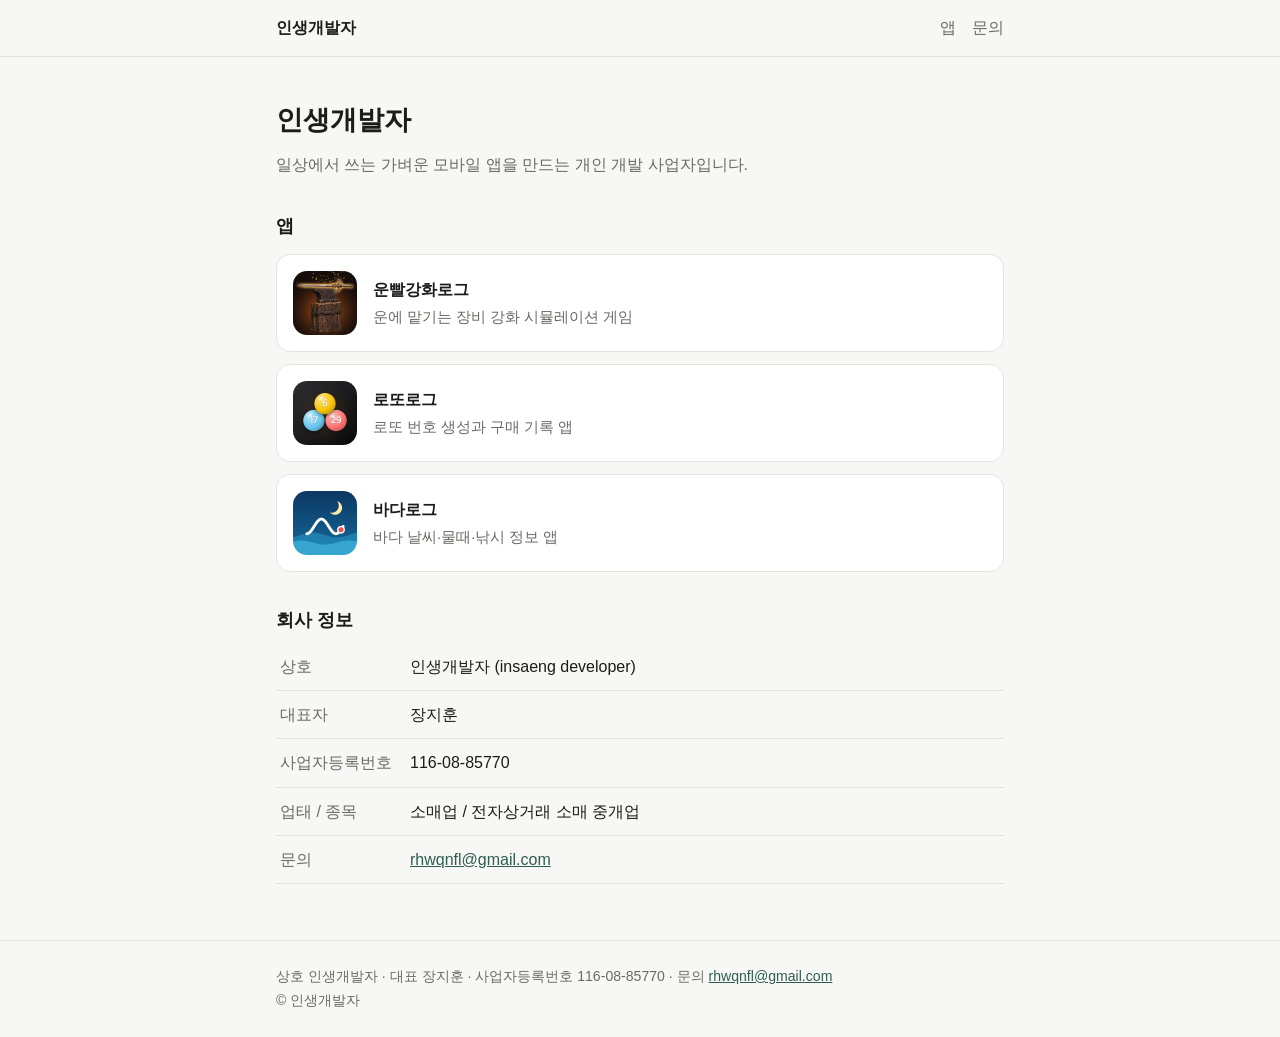
<file: index.html>
<!doctype html><html lang="ko"><head><meta charset="utf-8"><meta name="viewport" content="width=device-width,initial-scale=1">
<title>인생개발자 - 모바일 앱 개발</title><link rel="stylesheet" href="style.css"></head><body>
<header><div class="wrap"><a class="brand" href="">인생개발자</a><nav><a href="">앱</a><a href="contact/">문의</a></nav></div></header>
<main class="wrap"><h1>인생개발자</h1>
<p class="lead">일상에서 쓰는 가벼운 모바일 앱을 만드는 개인 개발 사업자입니다.</p>
<h2>앱</h2><a class="card" href="apps/luck-enchant/"><img src="assets/luck-enchant.png" alt=""><div><b>운빨강화로그</b><span>운에 맡기는 장비 강화 시뮬레이션 게임</span></div></a><a class="card" href="apps/lotto-log/"><img src="assets/lotto-log.png" alt=""><div><b>로또로그</b><span>로또 번호 생성과 구매 기록 앱</span></div></a><a class="card" href="apps/sea-log/"><img src="assets/sea-log.png" alt=""><div><b>바다로그</b><span>바다 날씨·물때·낚시 정보 앱</span></div></a>
<h2>회사 정보</h2><table>
<tr><td>상호</td><td>인생개발자 (insaeng developer)</td></tr><tr><td>대표자</td><td>장지훈</td></tr>
<tr><td>사업자등록번호</td><td>116-08-85770</td></tr><tr><td>업태 / 종목</td><td>소매업 / 전자상거래 소매 중개업</td></tr>
<tr><td>문의</td><td><a href="mailto:rhwqnfl@gmail.com">rhwqnfl@gmail.com</a></td></tr></table></main>
<footer><div class="wrap">상호 인생개발자 · 대표 장지훈 · 사업자등록번호 116-08-85770 · 문의 <a href="mailto:rhwqnfl@gmail.com">rhwqnfl@gmail.com</a><br>© 인생개발자</div></footer></body></html>
</file>
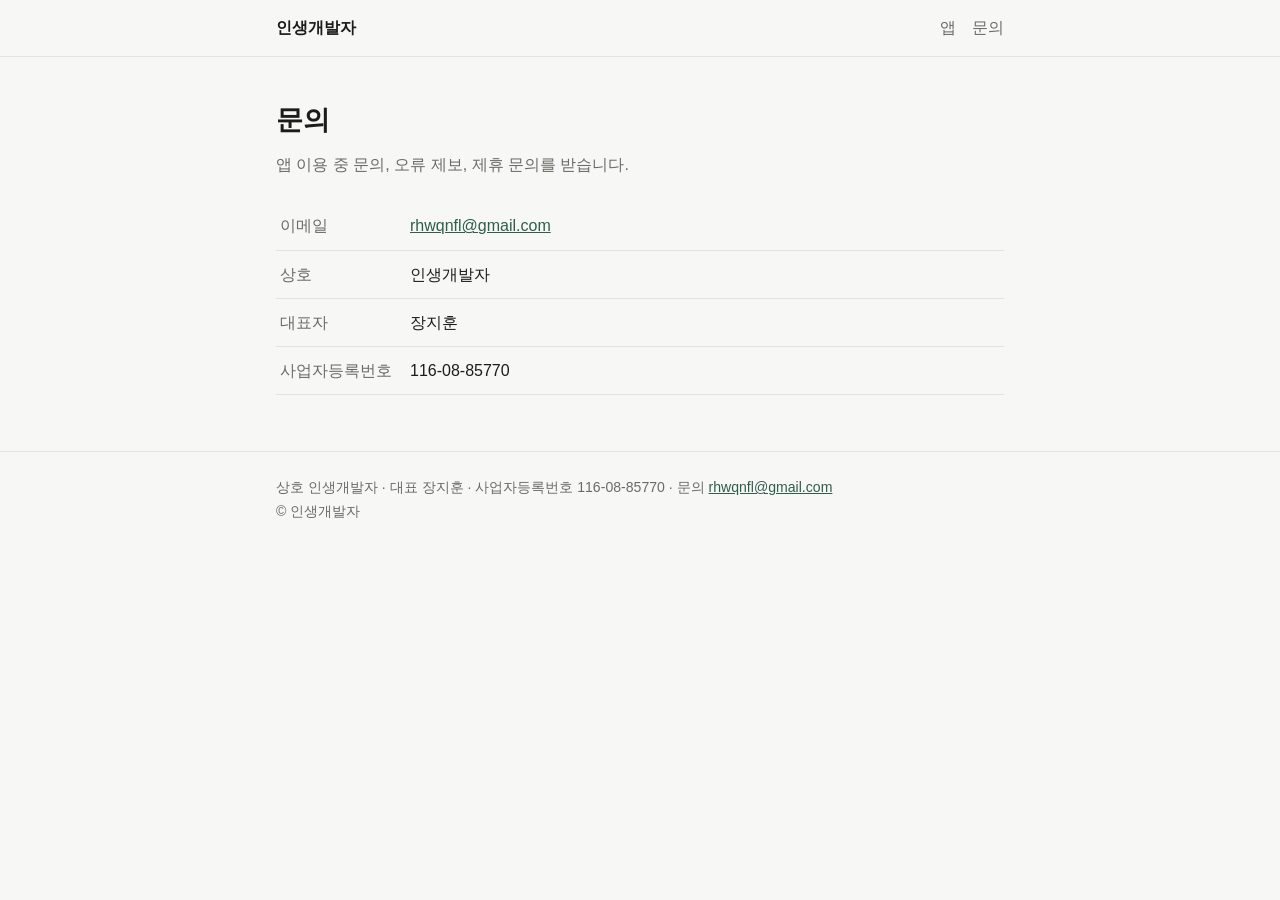
<file: contact/index.html>
<!doctype html><html lang="ko"><head><meta charset="utf-8"><meta name="viewport" content="width=device-width,initial-scale=1">
<title>문의 - 인생개발자</title><link rel="stylesheet" href="../style.css"></head><body>
<header><div class="wrap"><a class="brand" href="../">인생개발자</a><nav><a href="../">앱</a><a href="../contact/">문의</a></nav></div></header>
<main class="wrap"><h1>문의</h1><p class="lead">앱 이용 중 문의, 오류 제보, 제휴 문의를 받습니다.</p>
<table><tr><td>이메일</td><td><a href="mailto:rhwqnfl@gmail.com">rhwqnfl@gmail.com</a></td></tr>
<tr><td>상호</td><td>인생개발자</td></tr><tr><td>대표자</td><td>장지훈</td></tr><tr><td>사업자등록번호</td><td>116-08-85770</td></tr></table></main>
<footer><div class="wrap">상호 인생개발자 · 대표 장지훈 · 사업자등록번호 116-08-85770 · 문의 <a href="mailto:rhwqnfl@gmail.com">rhwqnfl@gmail.com</a><br>© 인생개발자</div></footer></body></html>
</file>
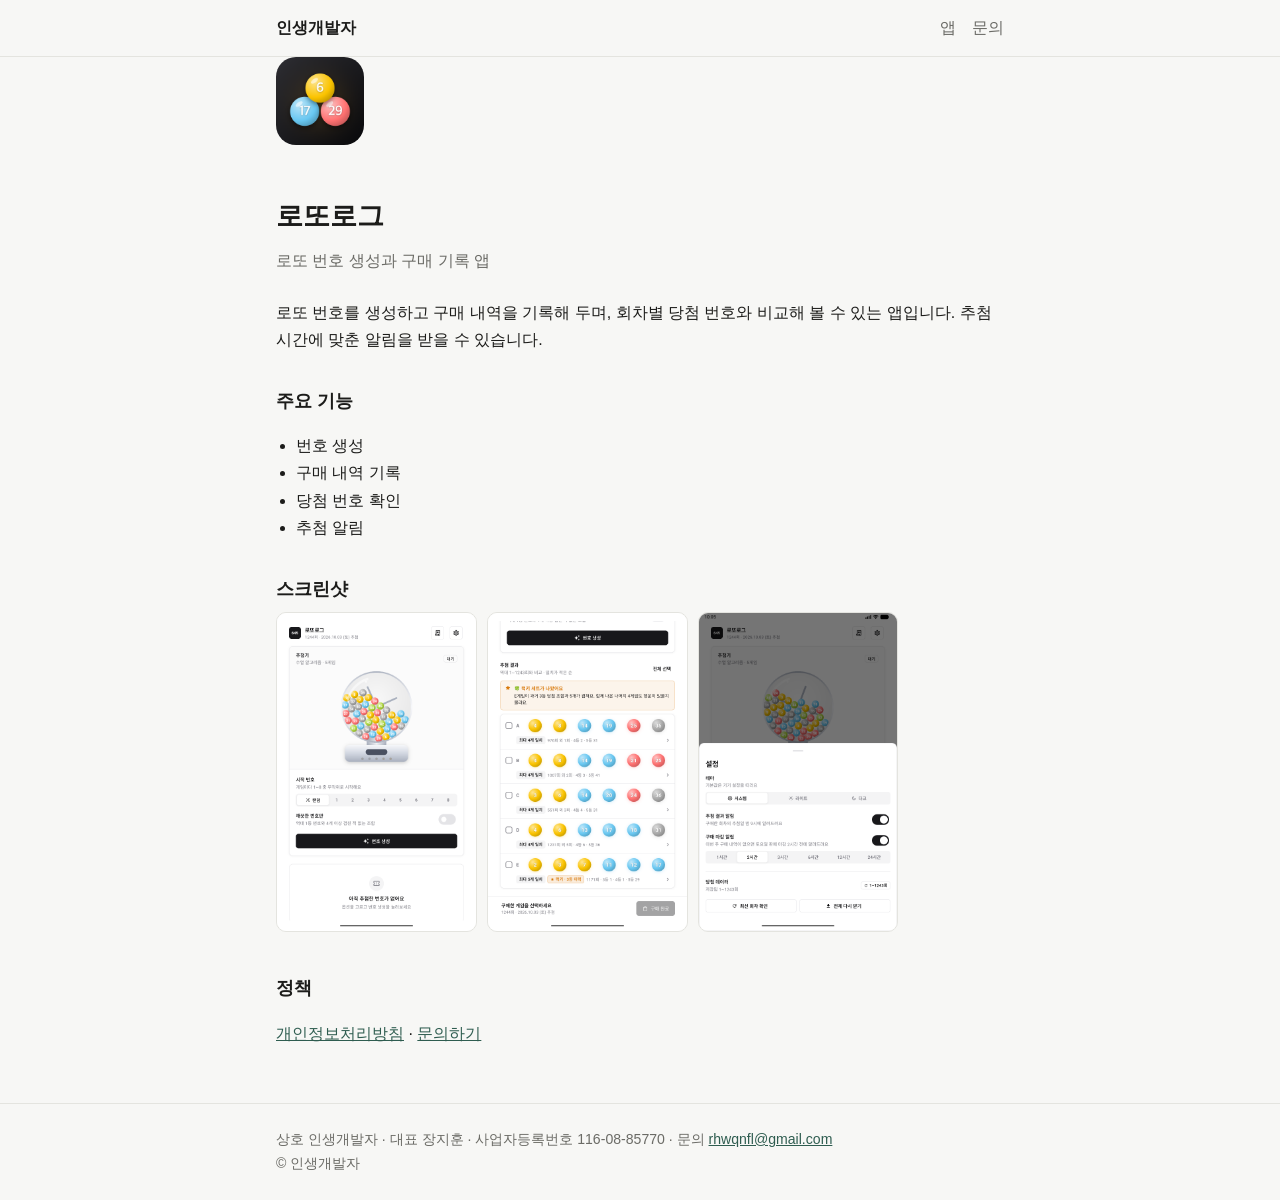
<file: apps/lotto-log/index.html>
<!doctype html><html lang="ko"><head><meta charset="utf-8"><meta name="viewport" content="width=device-width,initial-scale=1">
<title>로또로그 - 인생개발자</title><link rel="stylesheet" href="../../style.css"></head><body>
<header><div class="wrap"><a class="brand" href="../../">인생개발자</a><nav><a href="../../">앱</a><a href="../../contact/">문의</a></nav></div></header>
<main class="wrap"><img src="../../assets/lotto-log.png" alt="" style="width:88px;height:88px;border-radius:20px"><h1>로또로그</h1><p class="lead">로또 번호 생성과 구매 기록 앱</p>
<p>로또 번호를 생성하고 구매 내역을 기록해 두며, 회차별 당첨 번호와 비교해 볼 수 있는 앱입니다. 추첨 시간에 맞춘 알림을 받을 수 있습니다.</p><h2>주요 기능</h2><ul><li>번호 생성</li><li>구매 내역 기록</li><li>당첨 번호 확인</li><li>추첨 알림</li></ul><h2>스크린샷</h2><div class="shots"><img src="../../assets/lotto_t7_1_main.png" alt=""><img src="../../assets/lotto_t7_3_scroll.png" alt=""><img src="../../assets/lotto_t7_5_settings.png" alt=""></div>
<h2>정책</h2><p><a href="../../privacy/lotto-log/">개인정보처리방침</a> · <a href="../../contact/">문의하기</a></p></main>
<footer><div class="wrap">상호 인생개발자 · 대표 장지훈 · 사업자등록번호 116-08-85770 · 문의 <a href="mailto:rhwqnfl@gmail.com">rhwqnfl@gmail.com</a><br>© 인생개발자</div></footer></body></html>
</file>
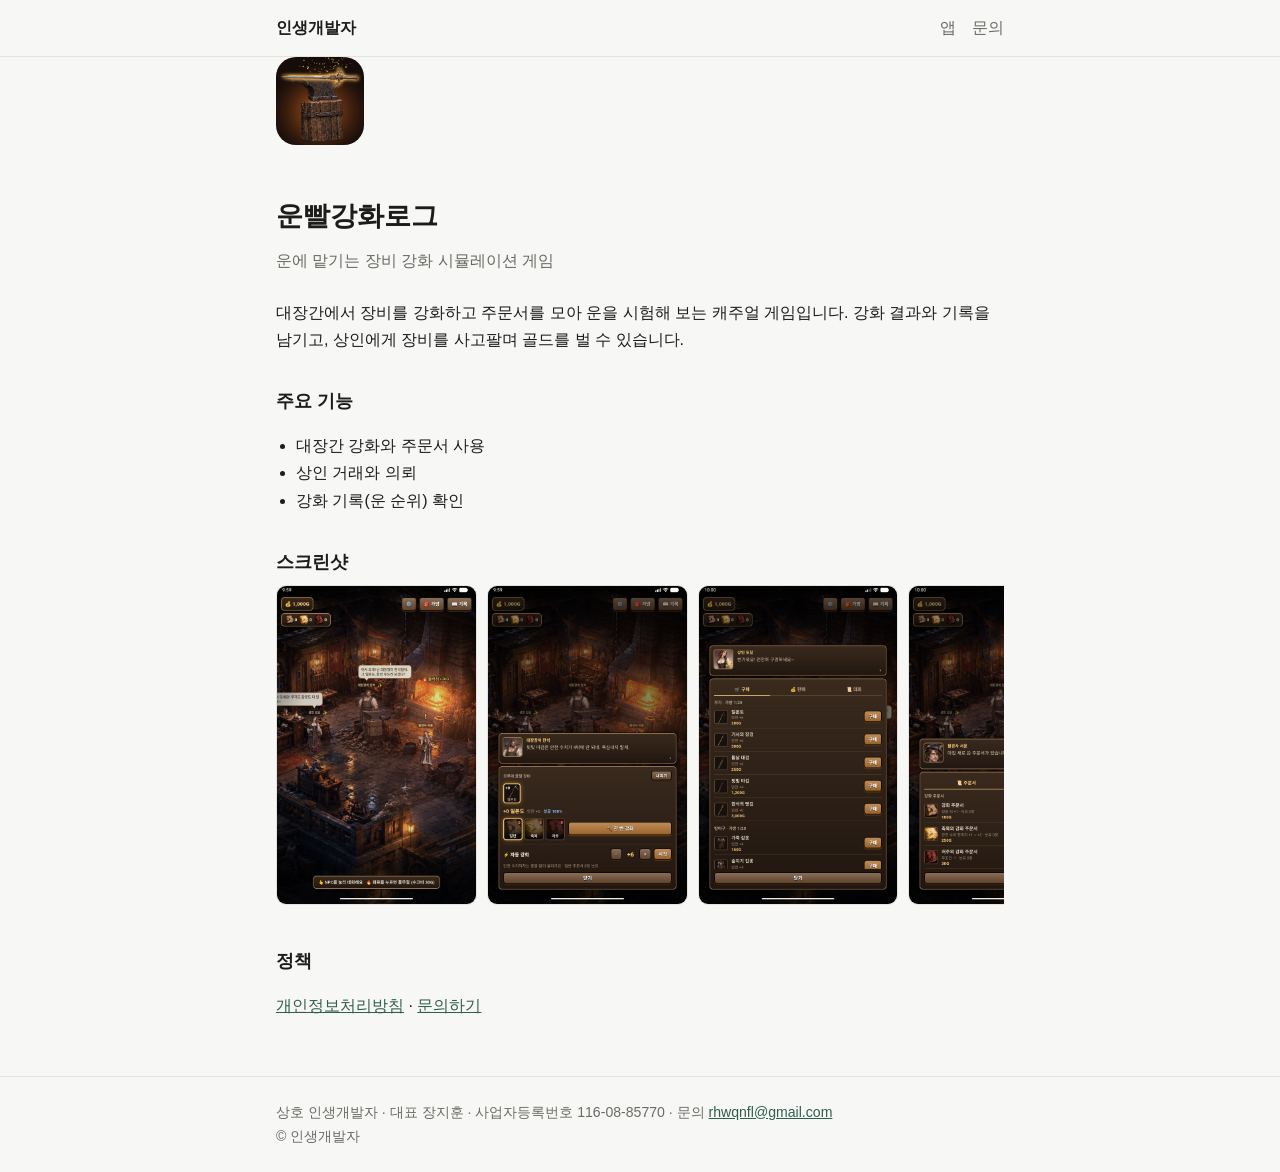
<file: apps/luck-enchant/index.html>
<!doctype html><html lang="ko"><head><meta charset="utf-8"><meta name="viewport" content="width=device-width,initial-scale=1">
<title>운빨강화로그 - 인생개발자</title><link rel="stylesheet" href="../../style.css"></head><body>
<header><div class="wrap"><a class="brand" href="../../">인생개발자</a><nav><a href="../../">앱</a><a href="../../contact/">문의</a></nav></div></header>
<main class="wrap"><img src="../../assets/luck-enchant.png" alt="" style="width:88px;height:88px;border-radius:20px"><h1>운빨강화로그</h1><p class="lead">운에 맡기는 장비 강화 시뮬레이션 게임</p>
<p>대장간에서 장비를 강화하고 주문서를 모아 운을 시험해 보는 캐주얼 게임입니다. 강화 결과와 기록을 남기고, 상인에게 장비를 사고팔며 골드를 벌 수 있습니다.</p><h2>주요 기능</h2><ul><li>대장간 강화와 주문서 사용</li><li>상인 거래와 의뢰</li><li>강화 기록(운 순위) 확인</li></ul><h2>스크린샷</h2><div class="shots"><img src="../../assets/luck_t7_1_main.png" alt=""><img src="../../assets/luck_t7_2_smith.png" alt=""><img src="../../assets/luck_t7_3_merchant.png" alt=""><img src="../../assets/luck_t7_4_scribe.png" alt=""><img src="../../assets/luck_t7_5_bag.png" alt=""></div>
<h2>정책</h2><p><a href="../../privacy/luck-enchant/">개인정보처리방침</a> · <a href="../../contact/">문의하기</a></p></main>
<footer><div class="wrap">상호 인생개발자 · 대표 장지훈 · 사업자등록번호 116-08-85770 · 문의 <a href="mailto:rhwqnfl@gmail.com">rhwqnfl@gmail.com</a><br>© 인생개발자</div></footer></body></html>
</file>
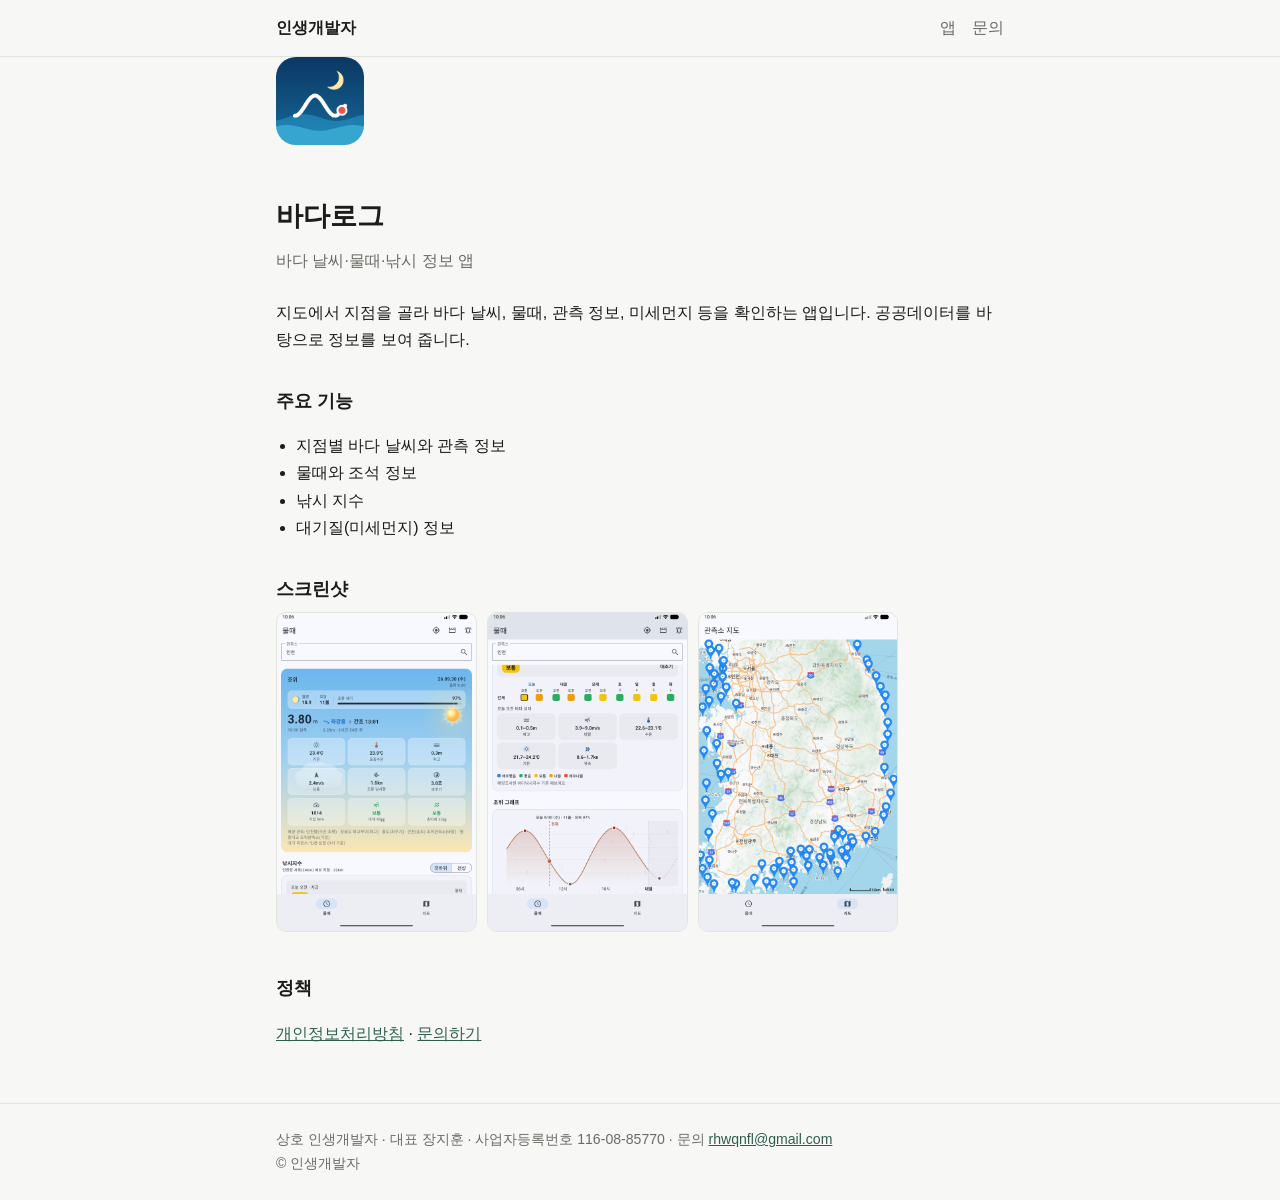
<file: apps/sea-log/index.html>
<!doctype html><html lang="ko"><head><meta charset="utf-8"><meta name="viewport" content="width=device-width,initial-scale=1">
<title>바다로그 - 인생개발자</title><link rel="stylesheet" href="../../style.css"></head><body>
<header><div class="wrap"><a class="brand" href="../../">인생개발자</a><nav><a href="../../">앱</a><a href="../../contact/">문의</a></nav></div></header>
<main class="wrap"><img src="../../assets/sea-log.png" alt="" style="width:88px;height:88px;border-radius:20px"><h1>바다로그</h1><p class="lead">바다 날씨·물때·낚시 정보 앱</p>
<p>지도에서 지점을 골라 바다 날씨, 물때, 관측 정보, 미세먼지 등을 확인하는 앱입니다. 공공데이터를 바탕으로 정보를 보여 줍니다.</p><h2>주요 기능</h2><ul><li>지점별 바다 날씨와 관측 정보</li><li>물때와 조석 정보</li><li>낚시 지수</li><li>대기질(미세먼지) 정보</li></ul><h2>스크린샷</h2><div class="shots"><img src="../../assets/sea_t7_1_tide.png" alt=""><img src="../../assets/sea_t7_2_scroll.png" alt=""><img src="../../assets/sea_t7_4_map.png" alt=""></div>
<h2>정책</h2><p><a href="../../privacy/sea-log/">개인정보처리방침</a> · <a href="../../contact/">문의하기</a></p></main>
<footer><div class="wrap">상호 인생개발자 · 대표 장지훈 · 사업자등록번호 116-08-85770 · 문의 <a href="mailto:rhwqnfl@gmail.com">rhwqnfl@gmail.com</a><br>© 인생개발자</div></footer></body></html>
</file>
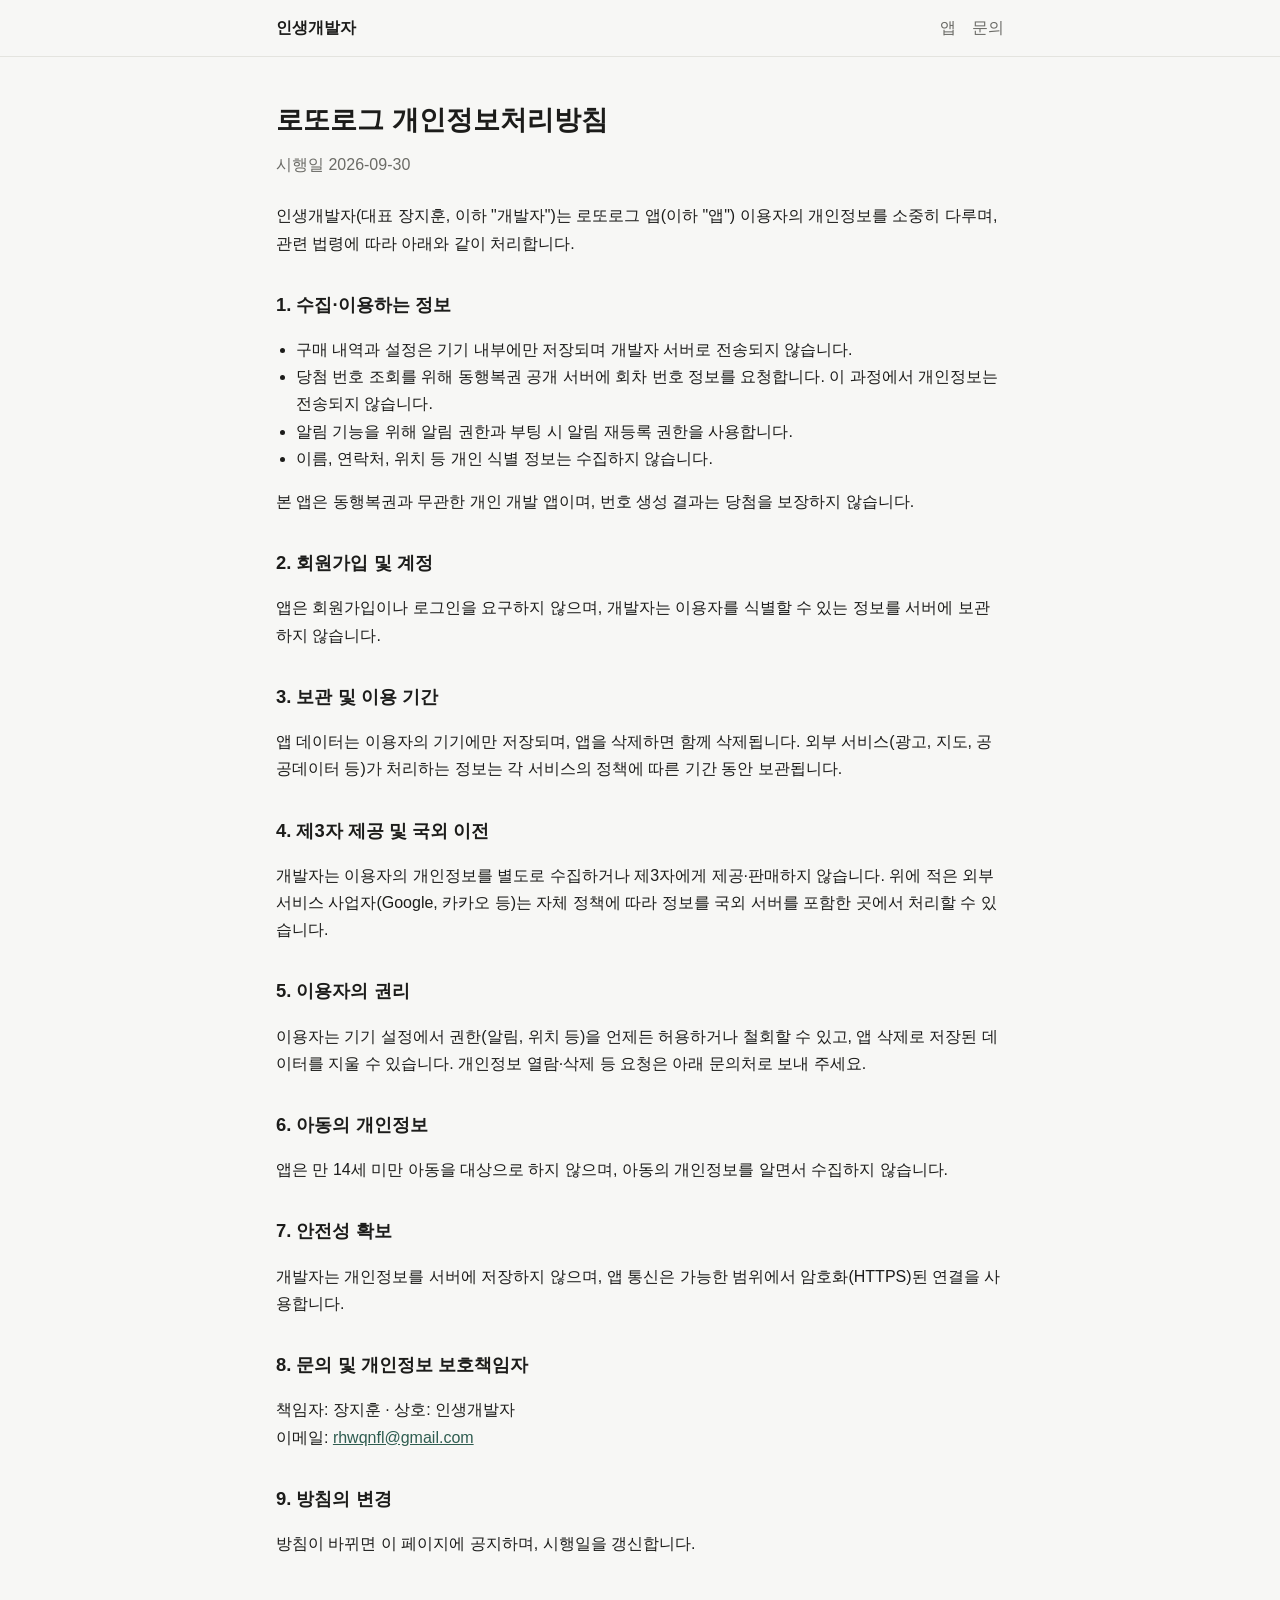
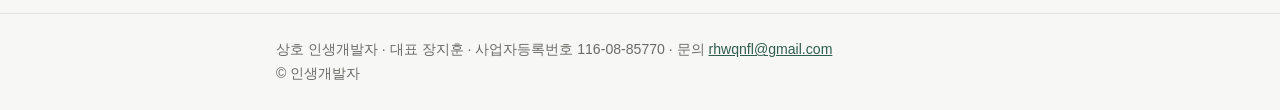
<file: privacy/lotto-log/index.html>
<!doctype html><html lang="ko"><head><meta charset="utf-8"><meta name="viewport" content="width=device-width,initial-scale=1">
<title>로또로그 개인정보처리방침 - 인생개발자</title><link rel="stylesheet" href="../../style.css"></head><body>
<header><div class="wrap"><a class="brand" href="../../">인생개발자</a><nav><a href="../../">앱</a><a href="../../contact/">문의</a></nav></div></header>
<main class="wrap"><h1>로또로그 개인정보처리방침</h1>
<p class="lead">시행일 2026-09-30</p>
<p>인생개발자(대표 장지훈, 이하 "개발자")는 로또로그 앱(이하 "앱") 이용자의 개인정보를 소중히 다루며, 관련 법령에 따라 아래와 같이 처리합니다.</p>
<h2>1. 수집·이용하는 정보</h2><ul><li>구매 내역과 설정은 기기 내부에만 저장되며 개발자 서버로 전송되지 않습니다.</li><li>당첨 번호 조회를 위해 동행복권 공개 서버에 회차 번호 정보를 요청합니다. 이 과정에서 개인정보는 전송되지 않습니다.</li><li>알림 기능을 위해 알림 권한과 부팅 시 알림 재등록 권한을 사용합니다.</li><li>이름, 연락처, 위치 등 개인 식별 정보는 수집하지 않습니다.</li></ul><p>본 앱은 동행복권과 무관한 개인 개발 앱이며, 번호 생성 결과는 당첨을 보장하지 않습니다.</p>
<h2>2. 회원가입 및 계정</h2><p>앱은 회원가입이나 로그인을 요구하지 않으며, 개발자는 이용자를 식별할 수 있는 정보를 서버에 보관하지 않습니다.</p>
<h2>3. 보관 및 이용 기간</h2><p>앱 데이터는 이용자의 기기에만 저장되며, 앱을 삭제하면 함께 삭제됩니다. 외부 서비스(광고, 지도, 공공데이터 등)가 처리하는 정보는 각 서비스의 정책에 따른 기간 동안 보관됩니다.</p>
<h2>4. 제3자 제공 및 국외 이전</h2><p>개발자는 이용자의 개인정보를 별도로 수집하거나 제3자에게 제공·판매하지 않습니다. 위에 적은 외부 서비스 사업자(Google, 카카오 등)는 자체 정책에 따라 정보를 국외 서버를 포함한 곳에서 처리할 수 있습니다.</p>
<h2>5. 이용자의 권리</h2><p>이용자는 기기 설정에서 권한(알림, 위치 등)을 언제든 허용하거나 철회할 수 있고, 앱 삭제로 저장된 데이터를 지울 수 있습니다. 개인정보 열람·삭제 등 요청은 아래 문의처로 보내 주세요.</p>
<h2>6. 아동의 개인정보</h2><p>앱은 만 14세 미만 아동을 대상으로 하지 않으며, 아동의 개인정보를 알면서 수집하지 않습니다.</p>
<h2>7. 안전성 확보</h2><p>개발자는 개인정보를 서버에 저장하지 않으며, 앱 통신은 가능한 범위에서 암호화(HTTPS)된 연결을 사용합니다.</p>
<h2>8. 문의 및 개인정보 보호책임자</h2><p>책임자: 장지훈 · 상호: 인생개발자<br>이메일: <a href="mailto:rhwqnfl@gmail.com">rhwqnfl@gmail.com</a></p>
<h2>9. 방침의 변경</h2><p>방침이 바뀌면 이 페이지에 공지하며, 시행일을 갱신합니다.</p></main>
<footer><div class="wrap">상호 인생개발자 · 대표 장지훈 · 사업자등록번호 116-08-85770 · 문의 <a href="mailto:rhwqnfl@gmail.com">rhwqnfl@gmail.com</a><br>© 인생개발자</div></footer></body></html>
</file>
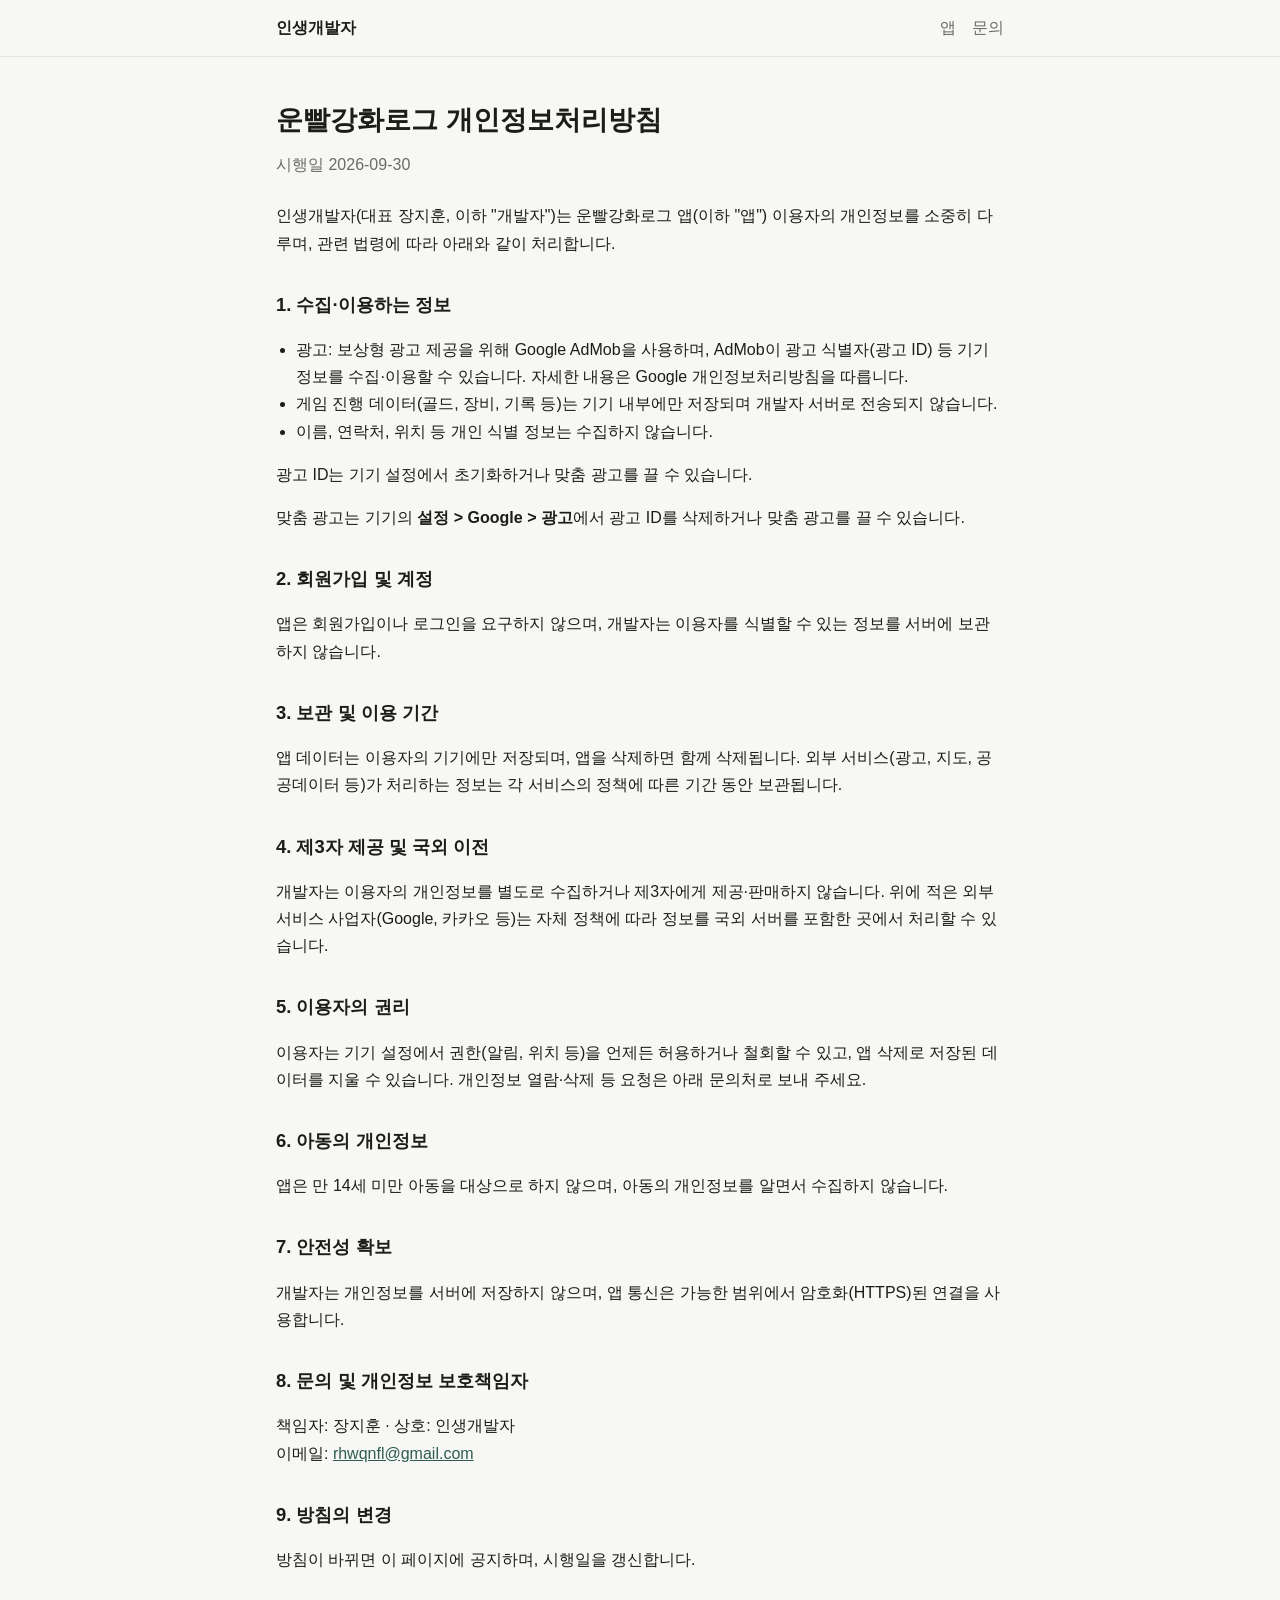
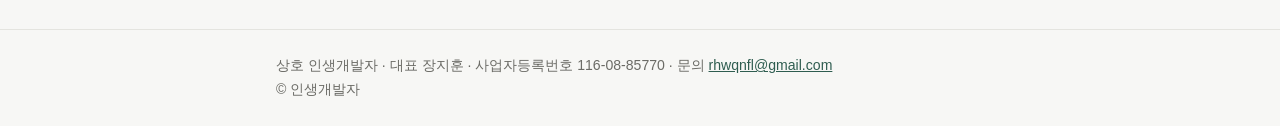
<file: privacy/luck-enchant/index.html>
<!doctype html><html lang="ko"><head><meta charset="utf-8"><meta name="viewport" content="width=device-width,initial-scale=1">
<title>운빨강화로그 개인정보처리방침 - 인생개발자</title><link rel="stylesheet" href="../../style.css"></head><body>
<header><div class="wrap"><a class="brand" href="../../">인생개발자</a><nav><a href="../../">앱</a><a href="../../contact/">문의</a></nav></div></header>
<main class="wrap"><h1>운빨강화로그 개인정보처리방침</h1>
<p class="lead">시행일 2026-09-30</p>
<p>인생개발자(대표 장지훈, 이하 "개발자")는 운빨강화로그 앱(이하 "앱") 이용자의 개인정보를 소중히 다루며, 관련 법령에 따라 아래와 같이 처리합니다.</p>
<h2>1. 수집·이용하는 정보</h2><ul><li>광고: 보상형 광고 제공을 위해 Google AdMob을 사용하며, AdMob이 광고 식별자(광고 ID) 등 기기 정보를 수집·이용할 수 있습니다. 자세한 내용은 Google 개인정보처리방침을 따릅니다.</li><li>게임 진행 데이터(골드, 장비, 기록 등)는 기기 내부에만 저장되며 개발자 서버로 전송되지 않습니다.</li><li>이름, 연락처, 위치 등 개인 식별 정보는 수집하지 않습니다.</li></ul><p>광고 ID는 기기 설정에서 초기화하거나 맞춤 광고를 끌 수 있습니다.</p><p>맞춤 광고는 기기의 <b>설정 &gt; Google &gt; 광고</b>에서 광고 ID를 삭제하거나 맞춤 광고를 끌 수 있습니다.</p>
<h2>2. 회원가입 및 계정</h2><p>앱은 회원가입이나 로그인을 요구하지 않으며, 개발자는 이용자를 식별할 수 있는 정보를 서버에 보관하지 않습니다.</p>
<h2>3. 보관 및 이용 기간</h2><p>앱 데이터는 이용자의 기기에만 저장되며, 앱을 삭제하면 함께 삭제됩니다. 외부 서비스(광고, 지도, 공공데이터 등)가 처리하는 정보는 각 서비스의 정책에 따른 기간 동안 보관됩니다.</p>
<h2>4. 제3자 제공 및 국외 이전</h2><p>개발자는 이용자의 개인정보를 별도로 수집하거나 제3자에게 제공·판매하지 않습니다. 위에 적은 외부 서비스 사업자(Google, 카카오 등)는 자체 정책에 따라 정보를 국외 서버를 포함한 곳에서 처리할 수 있습니다.</p>
<h2>5. 이용자의 권리</h2><p>이용자는 기기 설정에서 권한(알림, 위치 등)을 언제든 허용하거나 철회할 수 있고, 앱 삭제로 저장된 데이터를 지울 수 있습니다. 개인정보 열람·삭제 등 요청은 아래 문의처로 보내 주세요.</p>
<h2>6. 아동의 개인정보</h2><p>앱은 만 14세 미만 아동을 대상으로 하지 않으며, 아동의 개인정보를 알면서 수집하지 않습니다.</p>
<h2>7. 안전성 확보</h2><p>개발자는 개인정보를 서버에 저장하지 않으며, 앱 통신은 가능한 범위에서 암호화(HTTPS)된 연결을 사용합니다.</p>
<h2>8. 문의 및 개인정보 보호책임자</h2><p>책임자: 장지훈 · 상호: 인생개발자<br>이메일: <a href="mailto:rhwqnfl@gmail.com">rhwqnfl@gmail.com</a></p>
<h2>9. 방침의 변경</h2><p>방침이 바뀌면 이 페이지에 공지하며, 시행일을 갱신합니다.</p></main>
<footer><div class="wrap">상호 인생개발자 · 대표 장지훈 · 사업자등록번호 116-08-85770 · 문의 <a href="mailto:rhwqnfl@gmail.com">rhwqnfl@gmail.com</a><br>© 인생개발자</div></footer></body></html>
</file>
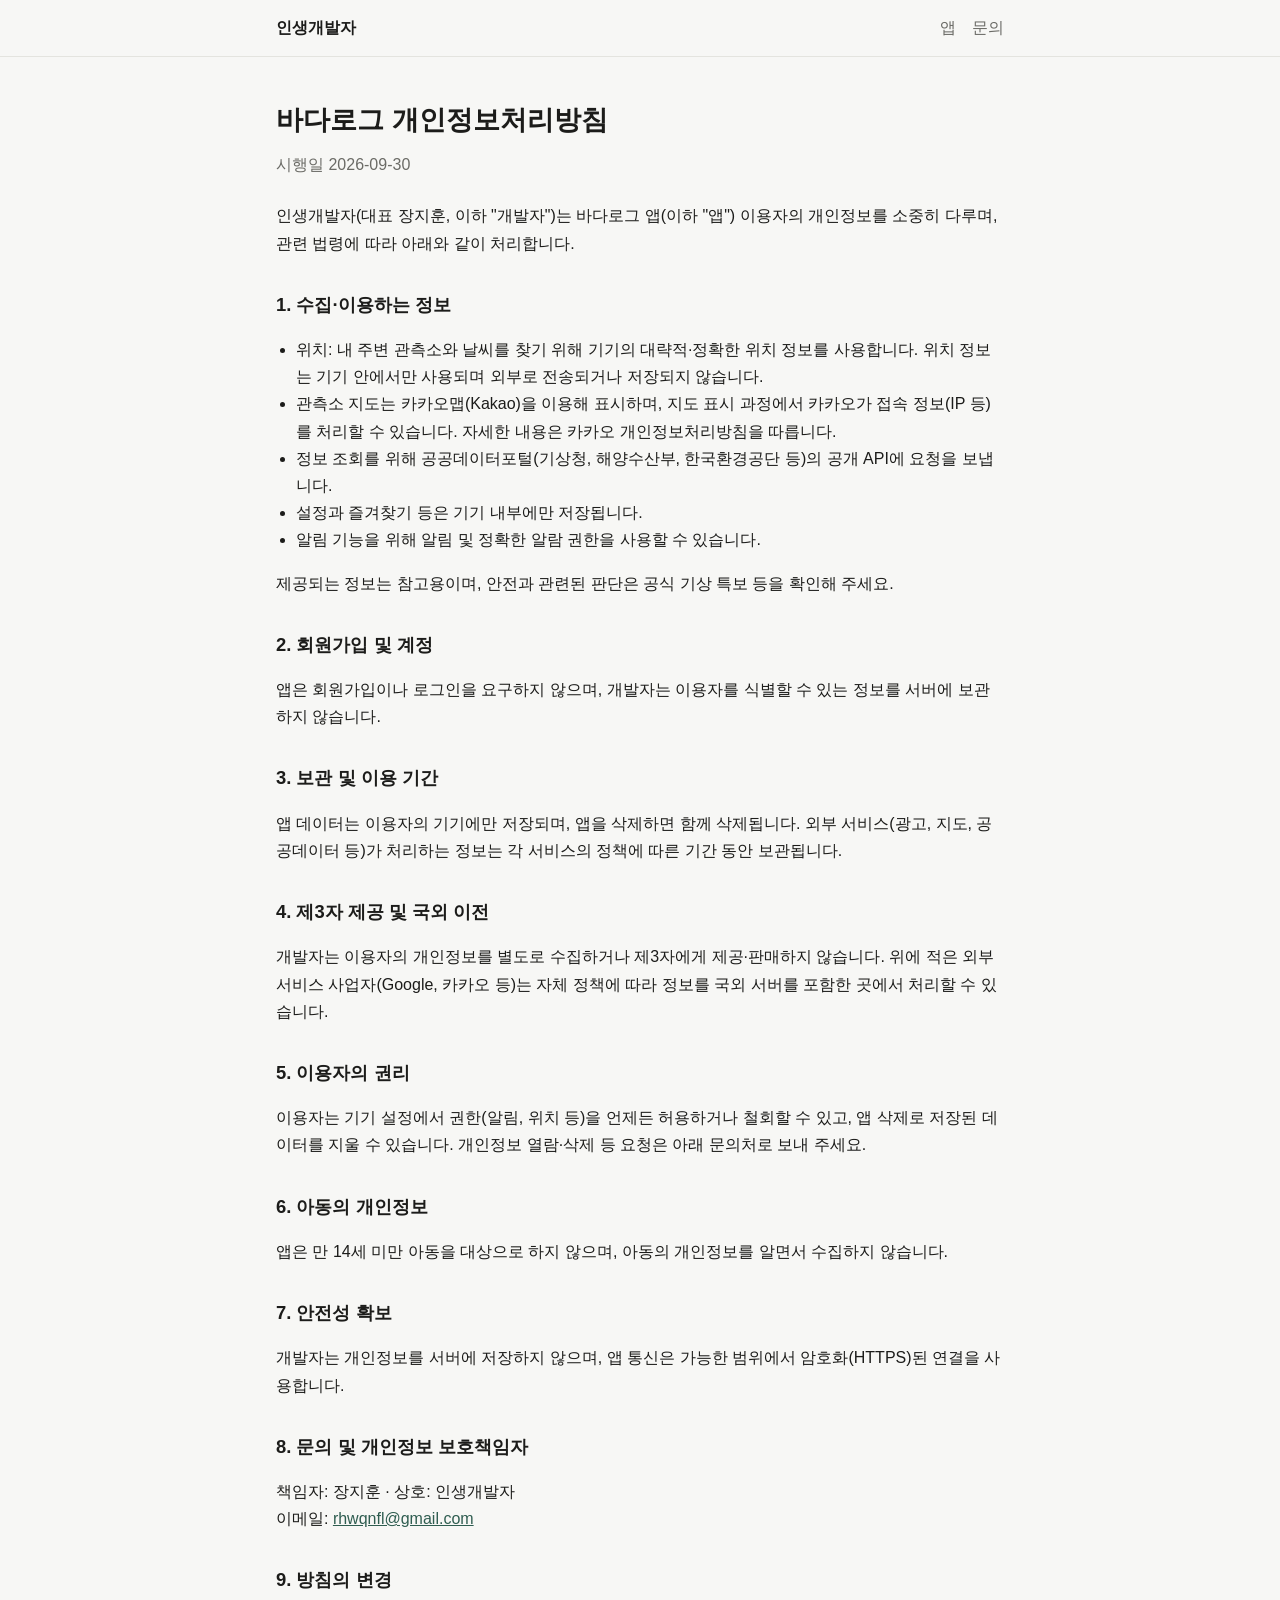
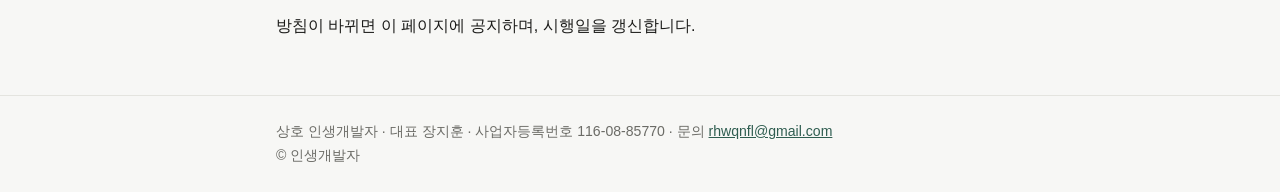
<file: privacy/sea-log/index.html>
<!doctype html><html lang="ko"><head><meta charset="utf-8"><meta name="viewport" content="width=device-width,initial-scale=1">
<title>바다로그 개인정보처리방침 - 인생개발자</title><link rel="stylesheet" href="../../style.css"></head><body>
<header><div class="wrap"><a class="brand" href="../../">인생개발자</a><nav><a href="../../">앱</a><a href="../../contact/">문의</a></nav></div></header>
<main class="wrap"><h1>바다로그 개인정보처리방침</h1>
<p class="lead">시행일 2026-09-30</p>
<p>인생개발자(대표 장지훈, 이하 "개발자")는 바다로그 앱(이하 "앱") 이용자의 개인정보를 소중히 다루며, 관련 법령에 따라 아래와 같이 처리합니다.</p>
<h2>1. 수집·이용하는 정보</h2><ul><li>위치: 내 주변 관측소와 날씨를 찾기 위해 기기의 대략적·정확한 위치 정보를 사용합니다. 위치 정보는 기기 안에서만 사용되며 외부로 전송되거나 저장되지 않습니다.</li><li>관측소 지도는 카카오맵(Kakao)을 이용해 표시하며, 지도 표시 과정에서 카카오가 접속 정보(IP 등)를 처리할 수 있습니다. 자세한 내용은 카카오 개인정보처리방침을 따릅니다.</li><li>정보 조회를 위해 공공데이터포털(기상청, 해양수산부, 한국환경공단 등)의 공개 API에 요청을 보냅니다.</li><li>설정과 즐겨찾기 등은 기기 내부에만 저장됩니다.</li><li>알림 기능을 위해 알림 및 정확한 알람 권한을 사용할 수 있습니다.</li></ul><p>제공되는 정보는 참고용이며, 안전과 관련된 판단은 공식 기상 특보 등을 확인해 주세요.</p>
<h2>2. 회원가입 및 계정</h2><p>앱은 회원가입이나 로그인을 요구하지 않으며, 개발자는 이용자를 식별할 수 있는 정보를 서버에 보관하지 않습니다.</p>
<h2>3. 보관 및 이용 기간</h2><p>앱 데이터는 이용자의 기기에만 저장되며, 앱을 삭제하면 함께 삭제됩니다. 외부 서비스(광고, 지도, 공공데이터 등)가 처리하는 정보는 각 서비스의 정책에 따른 기간 동안 보관됩니다.</p>
<h2>4. 제3자 제공 및 국외 이전</h2><p>개발자는 이용자의 개인정보를 별도로 수집하거나 제3자에게 제공·판매하지 않습니다. 위에 적은 외부 서비스 사업자(Google, 카카오 등)는 자체 정책에 따라 정보를 국외 서버를 포함한 곳에서 처리할 수 있습니다.</p>
<h2>5. 이용자의 권리</h2><p>이용자는 기기 설정에서 권한(알림, 위치 등)을 언제든 허용하거나 철회할 수 있고, 앱 삭제로 저장된 데이터를 지울 수 있습니다. 개인정보 열람·삭제 등 요청은 아래 문의처로 보내 주세요.</p>
<h2>6. 아동의 개인정보</h2><p>앱은 만 14세 미만 아동을 대상으로 하지 않으며, 아동의 개인정보를 알면서 수집하지 않습니다.</p>
<h2>7. 안전성 확보</h2><p>개발자는 개인정보를 서버에 저장하지 않으며, 앱 통신은 가능한 범위에서 암호화(HTTPS)된 연결을 사용합니다.</p>
<h2>8. 문의 및 개인정보 보호책임자</h2><p>책임자: 장지훈 · 상호: 인생개발자<br>이메일: <a href="mailto:rhwqnfl@gmail.com">rhwqnfl@gmail.com</a></p>
<h2>9. 방침의 변경</h2><p>방침이 바뀌면 이 페이지에 공지하며, 시행일을 갱신합니다.</p></main>
<footer><div class="wrap">상호 인생개발자 · 대표 장지훈 · 사업자등록번호 116-08-85770 · 문의 <a href="mailto:rhwqnfl@gmail.com">rhwqnfl@gmail.com</a><br>© 인생개발자</div></footer></body></html>
</file>
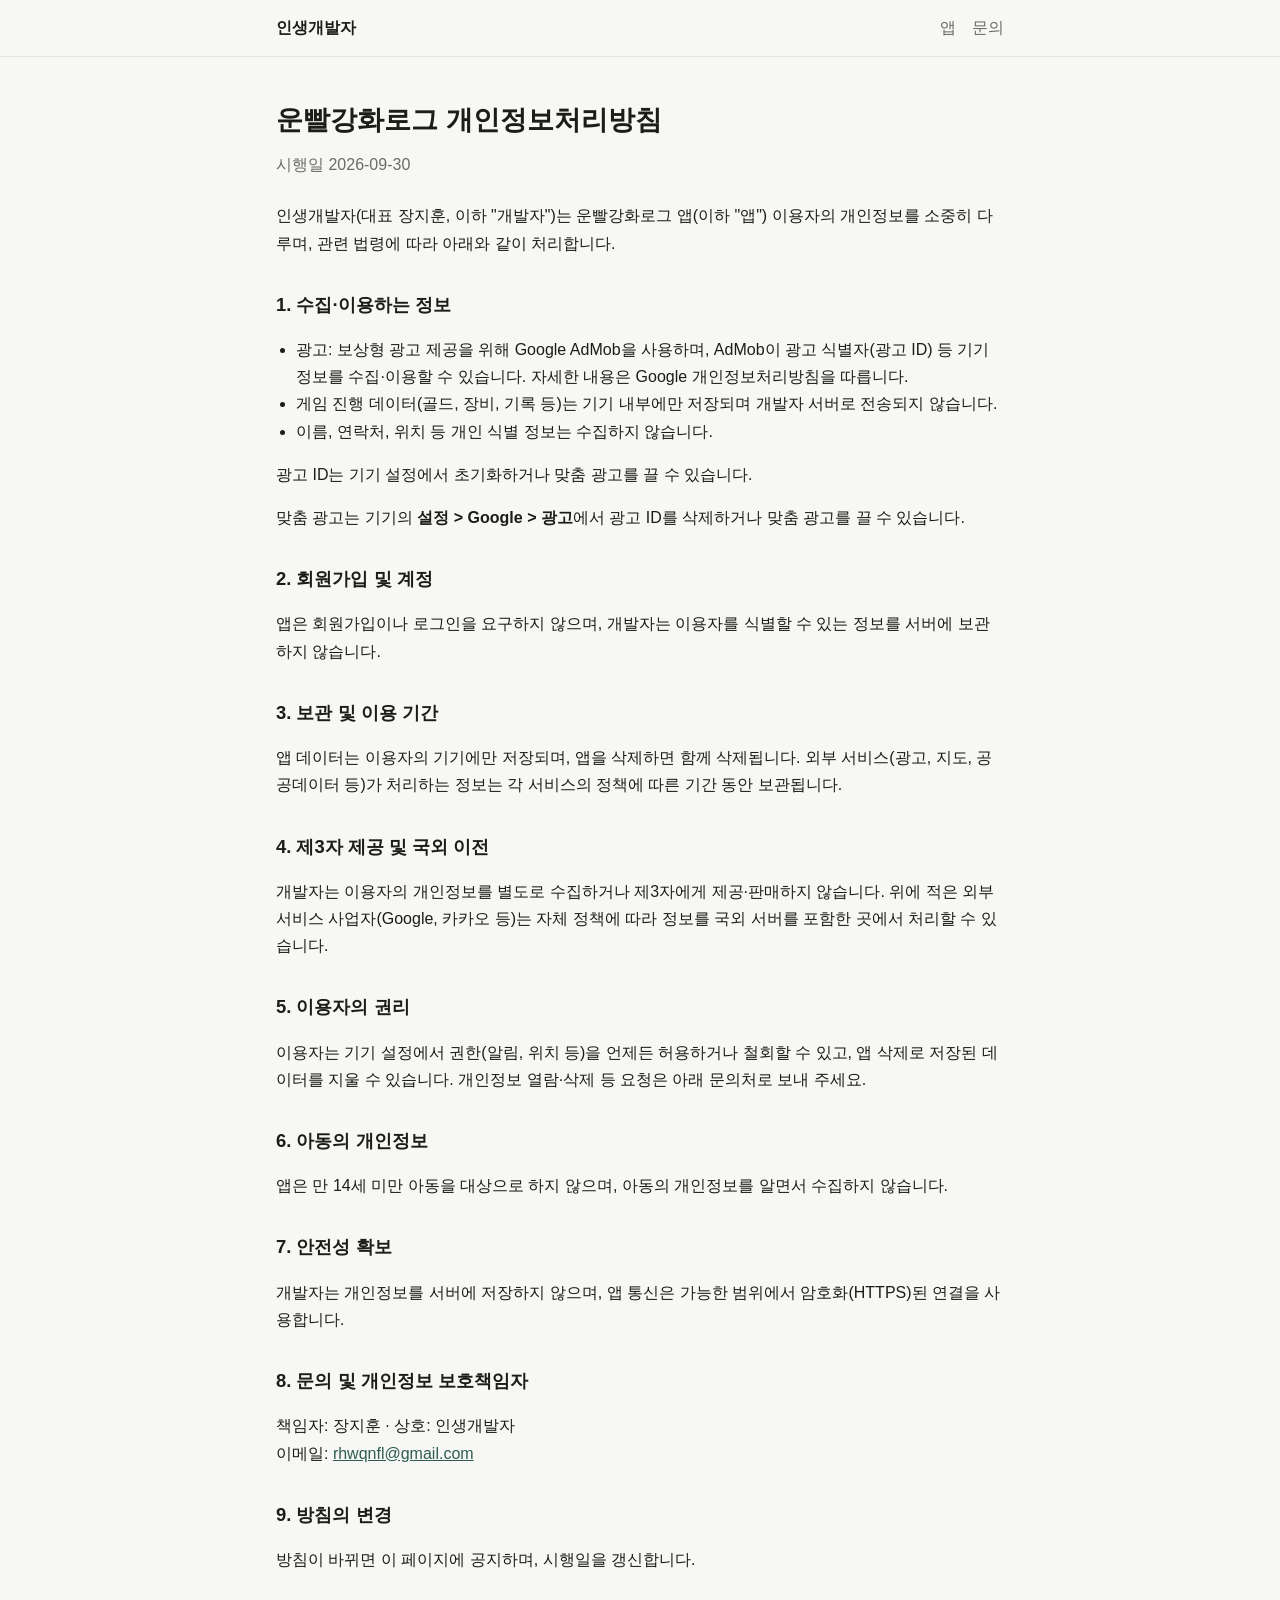
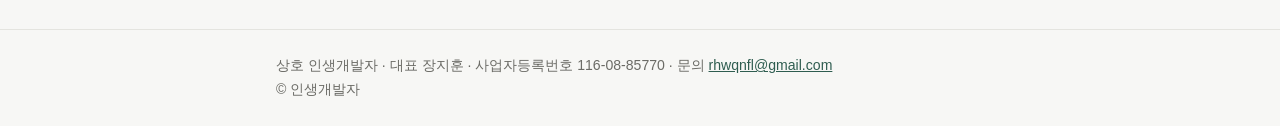
<file: privacy.html>
<!doctype html><html lang="ko"><head><meta charset="utf-8"><meta name="viewport" content="width=device-width,initial-scale=1">
<title>운빨강화로그 개인정보처리방침 - 인생개발자</title><link rel="stylesheet" href="style.css"></head><body>
<header><div class="wrap"><a class="brand" href="">인생개발자</a><nav><a href="">앱</a><a href="contact/">문의</a></nav></div></header>
<main class="wrap"><h1>운빨강화로그 개인정보처리방침</h1>
<p class="lead">시행일 2026-09-30</p>
<p>인생개발자(대표 장지훈, 이하 "개발자")는 운빨강화로그 앱(이하 "앱") 이용자의 개인정보를 소중히 다루며, 관련 법령에 따라 아래와 같이 처리합니다.</p>
<h2>1. 수집·이용하는 정보</h2><ul><li>광고: 보상형 광고 제공을 위해 Google AdMob을 사용하며, AdMob이 광고 식별자(광고 ID) 등 기기 정보를 수집·이용할 수 있습니다. 자세한 내용은 Google 개인정보처리방침을 따릅니다.</li><li>게임 진행 데이터(골드, 장비, 기록 등)는 기기 내부에만 저장되며 개발자 서버로 전송되지 않습니다.</li><li>이름, 연락처, 위치 등 개인 식별 정보는 수집하지 않습니다.</li></ul><p>광고 ID는 기기 설정에서 초기화하거나 맞춤 광고를 끌 수 있습니다.</p><p>맞춤 광고는 기기의 <b>설정 &gt; Google &gt; 광고</b>에서 광고 ID를 삭제하거나 맞춤 광고를 끌 수 있습니다.</p>
<h2>2. 회원가입 및 계정</h2><p>앱은 회원가입이나 로그인을 요구하지 않으며, 개발자는 이용자를 식별할 수 있는 정보를 서버에 보관하지 않습니다.</p>
<h2>3. 보관 및 이용 기간</h2><p>앱 데이터는 이용자의 기기에만 저장되며, 앱을 삭제하면 함께 삭제됩니다. 외부 서비스(광고, 지도, 공공데이터 등)가 처리하는 정보는 각 서비스의 정책에 따른 기간 동안 보관됩니다.</p>
<h2>4. 제3자 제공 및 국외 이전</h2><p>개발자는 이용자의 개인정보를 별도로 수집하거나 제3자에게 제공·판매하지 않습니다. 위에 적은 외부 서비스 사업자(Google, 카카오 등)는 자체 정책에 따라 정보를 국외 서버를 포함한 곳에서 처리할 수 있습니다.</p>
<h2>5. 이용자의 권리</h2><p>이용자는 기기 설정에서 권한(알림, 위치 등)을 언제든 허용하거나 철회할 수 있고, 앱 삭제로 저장된 데이터를 지울 수 있습니다. 개인정보 열람·삭제 등 요청은 아래 문의처로 보내 주세요.</p>
<h2>6. 아동의 개인정보</h2><p>앱은 만 14세 미만 아동을 대상으로 하지 않으며, 아동의 개인정보를 알면서 수집하지 않습니다.</p>
<h2>7. 안전성 확보</h2><p>개발자는 개인정보를 서버에 저장하지 않으며, 앱 통신은 가능한 범위에서 암호화(HTTPS)된 연결을 사용합니다.</p>
<h2>8. 문의 및 개인정보 보호책임자</h2><p>책임자: 장지훈 · 상호: 인생개발자<br>이메일: <a href="mailto:rhwqnfl@gmail.com">rhwqnfl@gmail.com</a></p>
<h2>9. 방침의 변경</h2><p>방침이 바뀌면 이 페이지에 공지하며, 시행일을 갱신합니다.</p></main>
<footer><div class="wrap">상호 인생개발자 · 대표 장지훈 · 사업자등록번호 116-08-85770 · 문의 <a href="mailto:rhwqnfl@gmail.com">rhwqnfl@gmail.com</a><br>© 인생개발자</div></footer></body></html>
</file>
<file: style.css>
:root{--bg:#f7f7f5;--fg:#1c1c1a;--muted:#6b6b66;--card:#fff;--line:#e4e4df;--accent:#2f5d50}
@media(prefers-color-scheme:dark){:root{--bg:#161715;--fg:#ececE8;--muted:#9a9a93;--card:#1f201e;--line:#2c2d2a;--accent:#7fbfa8}}
*{box-sizing:border-box}body{margin:0;background:var(--bg);color:var(--fg);font:16px/1.7 -apple-system,"Apple SD Gothic Neo","Noto Sans KR",sans-serif}
.wrap{max-width:760px;margin:0 auto;padding:0 16px}
header{border-bottom:1px solid var(--line)}header .wrap{display:flex;justify-content:space-between;align-items:center;height:56px}
header a{color:var(--fg);text-decoration:none}.brand{font-weight:700}nav a{margin-left:16px;color:var(--muted)}
h1{font-size:1.7rem;margin:40px 0 8px}h2{font-size:1.15rem;margin:32px 0 8px}p.lead{color:var(--muted);margin:0 0 24px}
.card{display:flex;gap:16px;align-items:center;background:var(--card);border:1px solid var(--line);border-radius:14px;padding:16px;margin:12px 0;color:inherit;text-decoration:none}
.card img,.ph{width:64px;height:64px;border-radius:14px;flex:none;object-fit:cover;background:var(--line)}
.card b{display:block}.card span{color:var(--muted);font-size:.92rem}
ul{padding-left:20px}a{color:var(--accent)}
.shots{display:flex;gap:10px;overflow-x:auto;padding-bottom:8px}.shots img{height:320px;border-radius:10px;border:1px solid var(--line)}
table{border-collapse:collapse;width:100%}td{border-bottom:1px solid var(--line);padding:10px 4px;vertical-align:top}td:first-child{color:var(--muted);width:130px}
footer{border-top:1px solid var(--line);margin-top:56px;padding:24px 0;color:var(--muted);font-size:.88rem}
</file>
